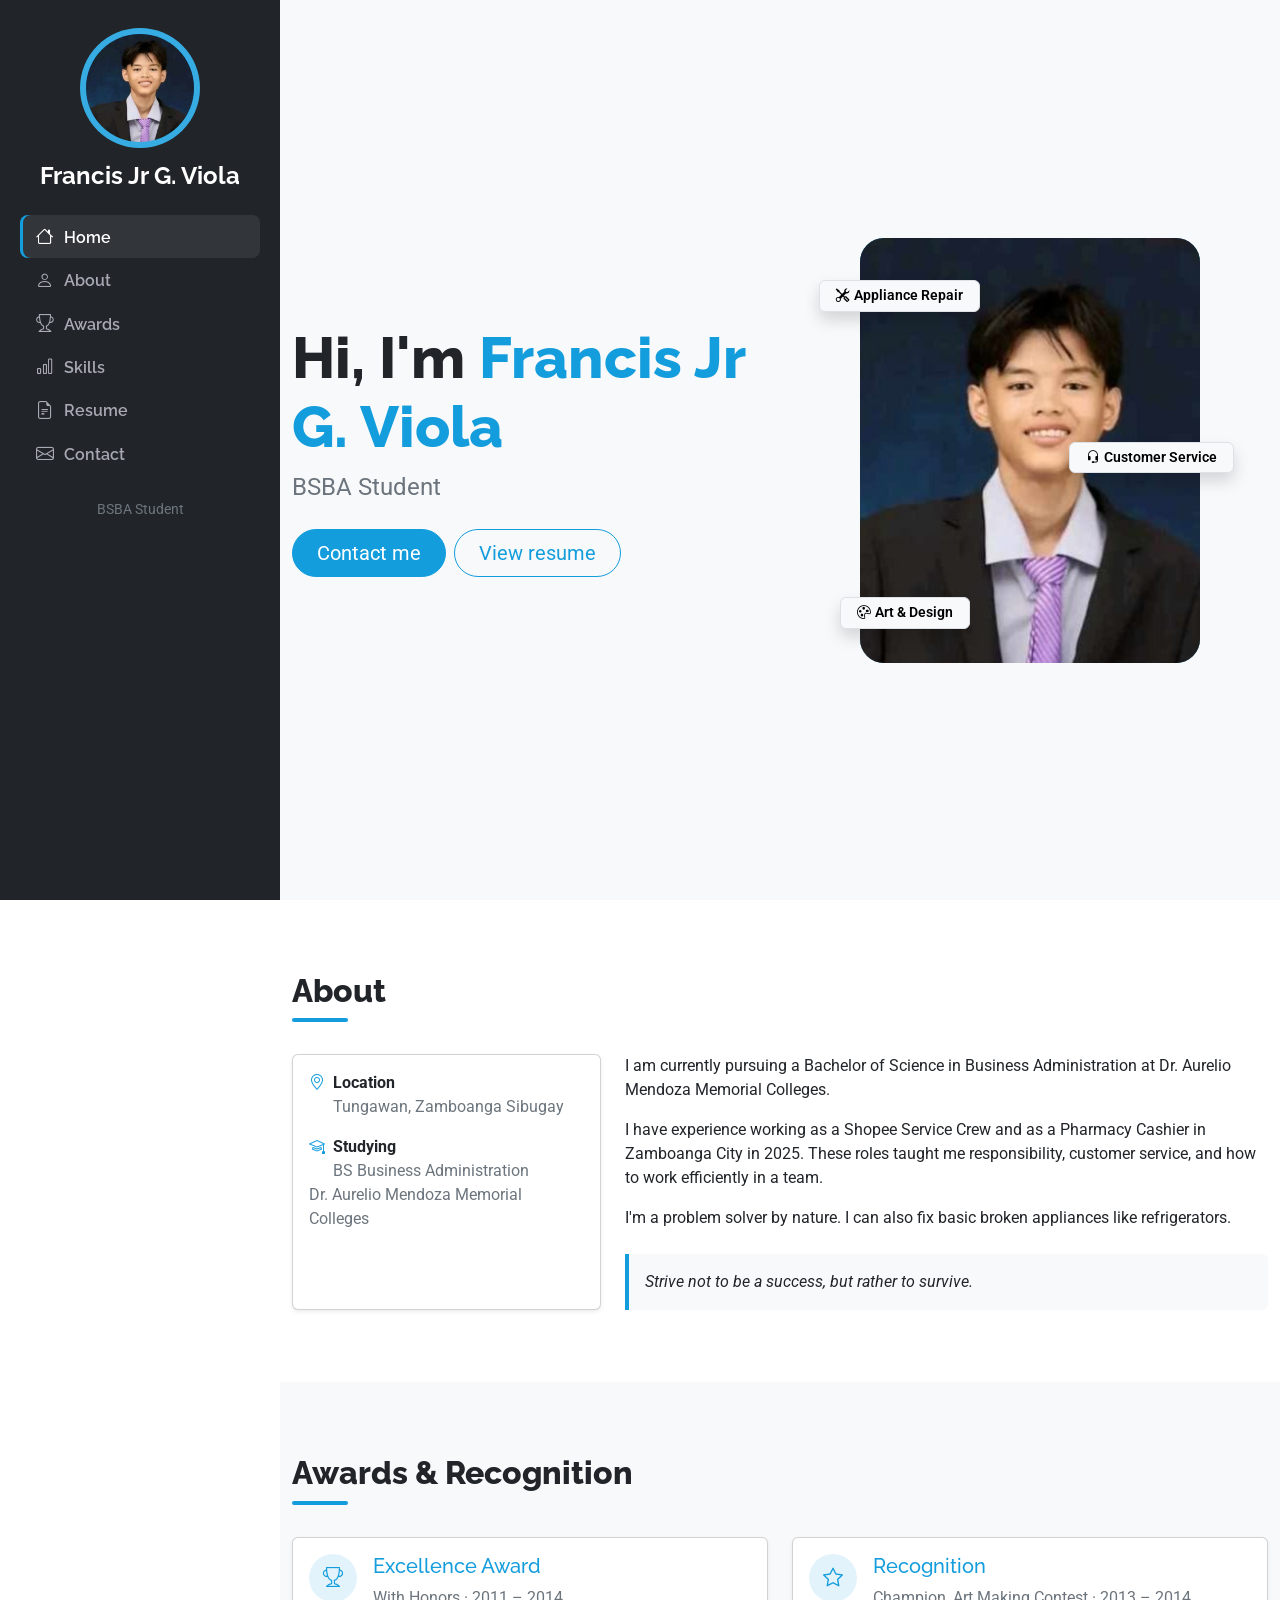
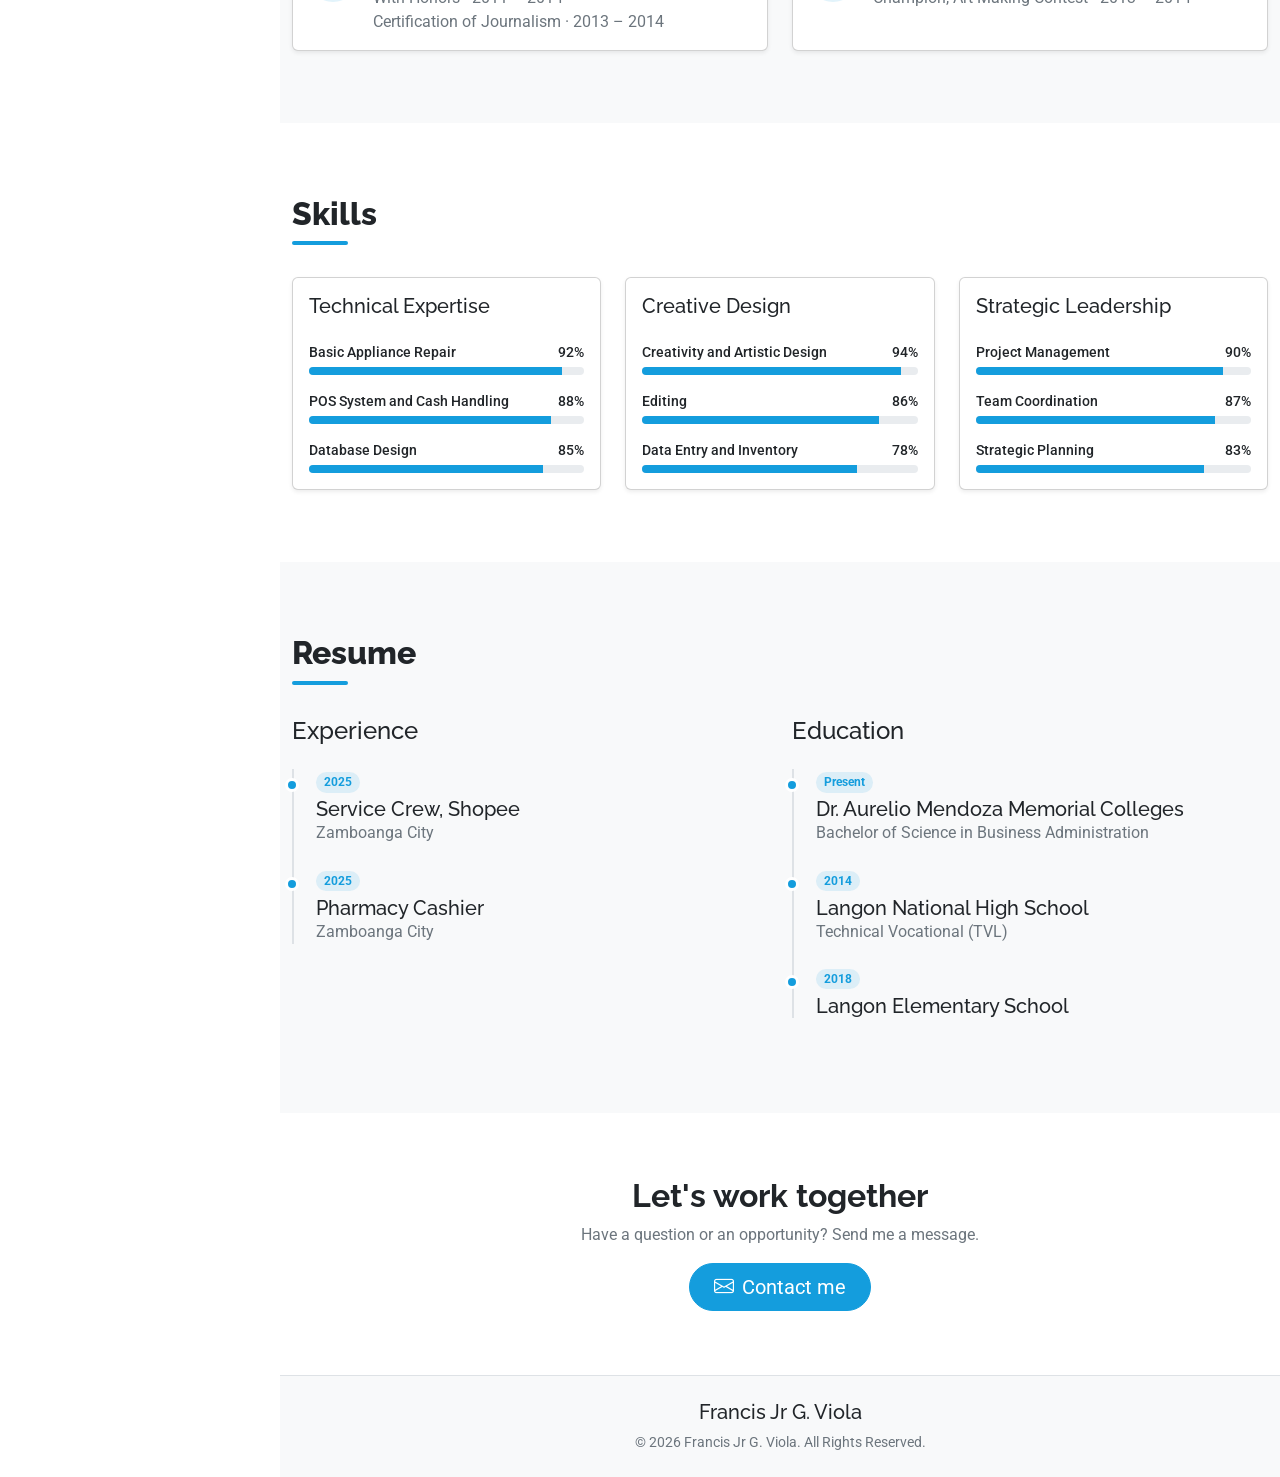
<file: index.html>
<!DOCTYPE html>
<html lang="en">
<head>
  <meta charset="utf-8">
  <meta name="viewport" content="width=device-width, initial-scale=1">
  <title>Francis Jr G. Viola - Portfolio</title>
  <meta name="description" content="Portfolio of Francis Jr G. Viola, BSBA student from Tungawan, Zamboanga Sibugay">
  <link rel="preconnect" href="https://fonts.googleapis.com">
  <link rel="preconnect" href="https://fonts.gstatic.com" crossorigin>
  <link href="https://fonts.googleapis.com/css2?family=Raleway:wght@400;600;700;800&family=Roboto:wght@400;500&display=swap" rel="stylesheet">
  <link href="https://cdn.jsdelivr.net/npm/bootstrap@5.3.3/dist/css/bootstrap.min.css" rel="stylesheet">
  <link href="https://cdn.jsdelivr.net/npm/bootstrap-icons@1.11.3/font/bootstrap-icons.min.css" rel="stylesheet">
  <link href="style.css" rel="stylesheet">
</head>
<body data-bs-spy="scroll" data-bs-target="#navmenu" data-bs-offset="120" tabindex="0">

  <button class="btn btn-accent menu-btn d-xl-none" type="button" data-bs-toggle="offcanvas" data-bs-target="#header" aria-controls="header" aria-label="Open menu">
    <i class="bi bi-list fs-4"></i>
  </button>

  <header id="header" class="offcanvas-xl offcanvas-start text-bg-dark" tabindex="-1" aria-label="Main menu">
    <div class="offcanvas-header d-xl-none">
      <h5 class="offcanvas-title">Menu</h5>
      <button type="button" class="btn-close btn-close-white" data-bs-dismiss="offcanvas" data-bs-target="#header" aria-label="Close"></button>
    </div>
    <div class="offcanvas-body d-flex flex-column justify-content-between p-3 p-xl-0">
      <div>
        <div class="avatar text-white">FV<img src="./profile.jpg" alt="Francis Jr G. Viola" onerror="this.remove()"></div>
        <h1 class="h4 text-center fw-bold">Francis Jr G. Viola</h1>
        <nav id="navmenu" class="nav flex-column mt-4">
          <a class="nav-link" href="index.html#hero"><i class="bi bi-house"></i>Home</a>
          <a class="nav-link" href="index.html#about"><i class="bi bi-person"></i>About</a>
          <a class="nav-link" href="index.html#awards"><i class="bi bi-trophy"></i>Awards</a>
          <a class="nav-link" href="index.html#skills"><i class="bi bi-bar-chart"></i>Skills</a>
          <a class="nav-link" href="index.html#resume"><i class="bi bi-file-earmark-text"></i>Resume</a>
          <a class="nav-link" href="contact.html"><i class="bi bi-envelope"></i>Contact</a>
        </nav>
      </div>
      <div class="text-center small text-secondary mt-4">BSBA Student</div>
    </div>
  </header>

  <main>
    <section id="hero" class="hero bg-body-tertiary">
      <div class="container">
        <div class="row align-items-center gy-4">
          <div class="col-lg-6 order-2 order-lg-1">
            <h1>Hi, I'm <span class="text-accent">Francis Jr G. Viola</span></h1>
            <p class="fs-4 text-secondary mb-4">BSBA Student</p>
            <a href="contact.html" class="btn btn-accent btn-lg rounded-pill px-4">Contact me</a>
            <a href="#resume" class="btn btn-outline-accent btn-lg rounded-pill px-4 ms-1">View resume</a>
          </div>
          <div class="col-lg-6 order-1 order-lg-2">
            <div class="photo">
              <div class="frame">FV<img src="profile.jpg" alt="Francis Jr G. Viola" onerror="this.remove()"></div>
              <span class="chip badge text-bg-light border shadow py-2 px-3 c1"><i class="bi bi-tools me-1"></i>Appliance Repair</span>
              <span class="chip badge text-bg-light border shadow py-2 px-3 c2"><i class="bi bi-headset me-1"></i>Customer Service</span>
              <span class="chip badge text-bg-light border shadow py-2 px-3 c3"><i class="bi bi-palette me-1"></i>Art &amp; Design</span>
            </div>
          </div>
        </div>
      </div>
    </section>

    <section id="about" class="py-5">
      <div class="container py-4">
        <div class="section-title"><h2>About</h2></div>
        <div class="row gy-4">
          <div class="col-lg-4">
            <div class="card h-100 shadow-sm"><div class="card-body">
              <p class="mb-3"><i class="bi bi-geo-alt text-accent me-2"></i><strong>Location</strong><br><span class="text-secondary ms-4">Tungawan, Zamboanga Sibugay</span></p>
              <p class="mb-0"><i class="bi bi-mortarboard text-accent me-2"></i><strong>Studying</strong><br><span class="text-secondary ms-4">BS Business Administration<br>Dr. Aurelio Mendoza Memorial Colleges</span></p>
            </div></div>
          </div>
          <div class="col-lg-8">
            <p>I am currently pursuing a Bachelor of Science in Business Administration at Dr. Aurelio Mendoza Memorial Colleges.</p>
            <p>I have experience working as a Shopee Service Crew and as a Pharmacy Cashier in Zamboanga City in 2025. These roles taught me responsibility, customer service, and how to work efficiently in a team.</p>
            <p>I'm a problem solver by nature. I can also fix basic broken appliances like refrigerators.</p>
            <blockquote class="bg-body-tertiary rounded-end p-3 mt-4 mb-0 fst-italic">Strive not to be a success, but rather to survive.</blockquote>
          </div>
        </div>
      </div>
    </section>

    <section id="awards" class="py-5 bg-body-tertiary">
      <div class="container py-4">
        <div class="section-title"><h2>Awards &amp; Recognition</h2></div>
        <div class="row g-4">
          <div class="col-md-6"><div class="card h-100 shadow-sm"><div class="card-body d-flex gap-3">
            <div class="icon-circle"><i class="bi bi-trophy"></i></div>
            <div><h5 class="text-accent">Excellence Award</h5><p class="mb-0 text-secondary">With Honors &middot; 2011 &ndash; 2014<br>Certification of Journalism &middot; 2013 &ndash; 2014</p></div>
          </div></div></div>
          <div class="col-md-6"><div class="card h-100 shadow-sm"><div class="card-body d-flex gap-3">
            <div class="icon-circle"><i class="bi bi-star"></i></div>
            <div><h5 class="text-accent">Recognition</h5><p class="mb-0 text-secondary">Champion, Art Making Contest &middot; 2013 &ndash; 2014</p></div>
          </div></div></div>
        </div>
      </div>
    </section>

    <section id="skills" class="py-5">
      <div class="container py-4">
        <div class="section-title"><h2>Skills</h2></div>
        <div class="row g-4" id="skillsRow">
          <div class="col-lg-4"><div class="card h-100 shadow-sm"><div class="card-body">
            <h5 class="mb-4">Technical Expertise</h5>
            <div class="mb-3"><div class="d-flex justify-content-between small fw-medium mb-1"><span>Basic Appliance Repair</span><span>92%</span></div><div class="progress"><div class="progress-bar" data-w="92"></div></div></div>
            <div class="mb-3"><div class="d-flex justify-content-between small fw-medium mb-1"><span>POS System and Cash Handling</span><span>88%</span></div><div class="progress"><div class="progress-bar" data-w="88"></div></div></div>
            <div class=""><div class="d-flex justify-content-between small fw-medium mb-1"><span>Database Design</span><span>85%</span></div><div class="progress"><div class="progress-bar" data-w="85"></div></div></div>
          </div></div></div>
          <div class="col-lg-4"><div class="card h-100 shadow-sm"><div class="card-body">
            <h5 class="mb-4">Creative Design</h5>
            <div class="mb-3"><div class="d-flex justify-content-between small fw-medium mb-1"><span>Creativity and Artistic Design</span><span>94%</span></div><div class="progress"><div class="progress-bar" data-w="94"></div></div></div>
            <div class="mb-3"><div class="d-flex justify-content-between small fw-medium mb-1"><span>Editing</span><span>86%</span></div><div class="progress"><div class="progress-bar" data-w="86"></div></div></div>
            <div class=""><div class="d-flex justify-content-between small fw-medium mb-1"><span>Data Entry and Inventory</span><span>78%</span></div><div class="progress"><div class="progress-bar" data-w="78"></div></div></div>
          </div></div></div>
          <div class="col-lg-4"><div class="card h-100 shadow-sm"><div class="card-body">
            <h5 class="mb-4">Strategic Leadership</h5>
            <div class="mb-3"><div class="d-flex justify-content-between small fw-medium mb-1"><span>Project Management</span><span>90%</span></div><div class="progress"><div class="progress-bar" data-w="90"></div></div></div>
            <div class="mb-3"><div class="d-flex justify-content-between small fw-medium mb-1"><span>Team Coordination</span><span>87%</span></div><div class="progress"><div class="progress-bar" data-w="87"></div></div></div>
            <div class=""><div class="d-flex justify-content-between small fw-medium mb-1"><span>Strategic Planning</span><span>83%</span></div><div class="progress"><div class="progress-bar" data-w="83"></div></div></div>
          </div></div></div>
        </div>
      </div>
    </section>

    <section id="resume" class="py-5 bg-body-tertiary">
      <div class="container py-4">
        <div class="section-title"><h2>Resume</h2></div>
        <div class="row gy-5">
          <div class="col-lg-6">
            <h3 class="h4 mb-4">Experience</h3>
            <div class="timeline">
              <div class="tl-item"><span class="badge rounded-pill year-badge">2025</span><h5 class="mb-0 mt-1">Service Crew, Shopee</h5><p class="text-secondary mb-0">Zamboanga City</p></div>
              <div class="tl-item"><span class="badge rounded-pill year-badge">2025</span><h5 class="mb-0 mt-1">Pharmacy Cashier</h5><p class="text-secondary mb-0">Zamboanga City</p></div>
            </div>
          </div>
          <div class="col-lg-6">
            <h3 class="h4 mb-4">Education</h3>
            <div class="timeline">
              <div class="tl-item"><span class="badge rounded-pill year-badge">Present</span><h5 class="mb-0 mt-1">Dr. Aurelio Mendoza Memorial Colleges</h5><p class="text-secondary mb-0">Bachelor of Science in Business Administration</p></div>
              <div class="tl-item"><span class="badge rounded-pill year-badge">2014</span><h5 class="mb-0 mt-1">Langon National High School</h5><p class="text-secondary mb-0">Technical Vocational (TVL)</p></div>
              <div class="tl-item"><span class="badge rounded-pill year-badge">2018</span><h5 class="mb-0 mt-1">Langon Elementary School</h5></div>
            </div>
          </div>
        </div>
      </div>
    </section>

    <section class="py-5 text-center">
      <div class="container py-3">
        <h2 class="fw-bold">Let's work together</h2>
        <p class="text-secondary">Have a question or an opportunity? Send me a message.</p>
        <a href="contact.html" class="btn btn-accent btn-lg rounded-pill px-4"><i class="bi bi-envelope me-2"></i>Contact me</a>
      </div>
    </section>
  </main>

  <footer class="py-4 text-center bg-body-tertiary border-top text-secondary small">
    <div class="container">
      <h3 class="h5 text-body">Francis Jr G. Viola</h3>
      <p class="mb-0">&copy; <span id="yr">2026</span> Francis Jr G. Viola. All Rights Reserved.</p>
    </div>
  </footer>

  <script src="https://cdn.jsdelivr.net/npm/bootstrap@5.3.3/dist/js/bootstrap.bundle.min.js"></script>
  <script src="script.js"></script>
</body>
</html>
</file>
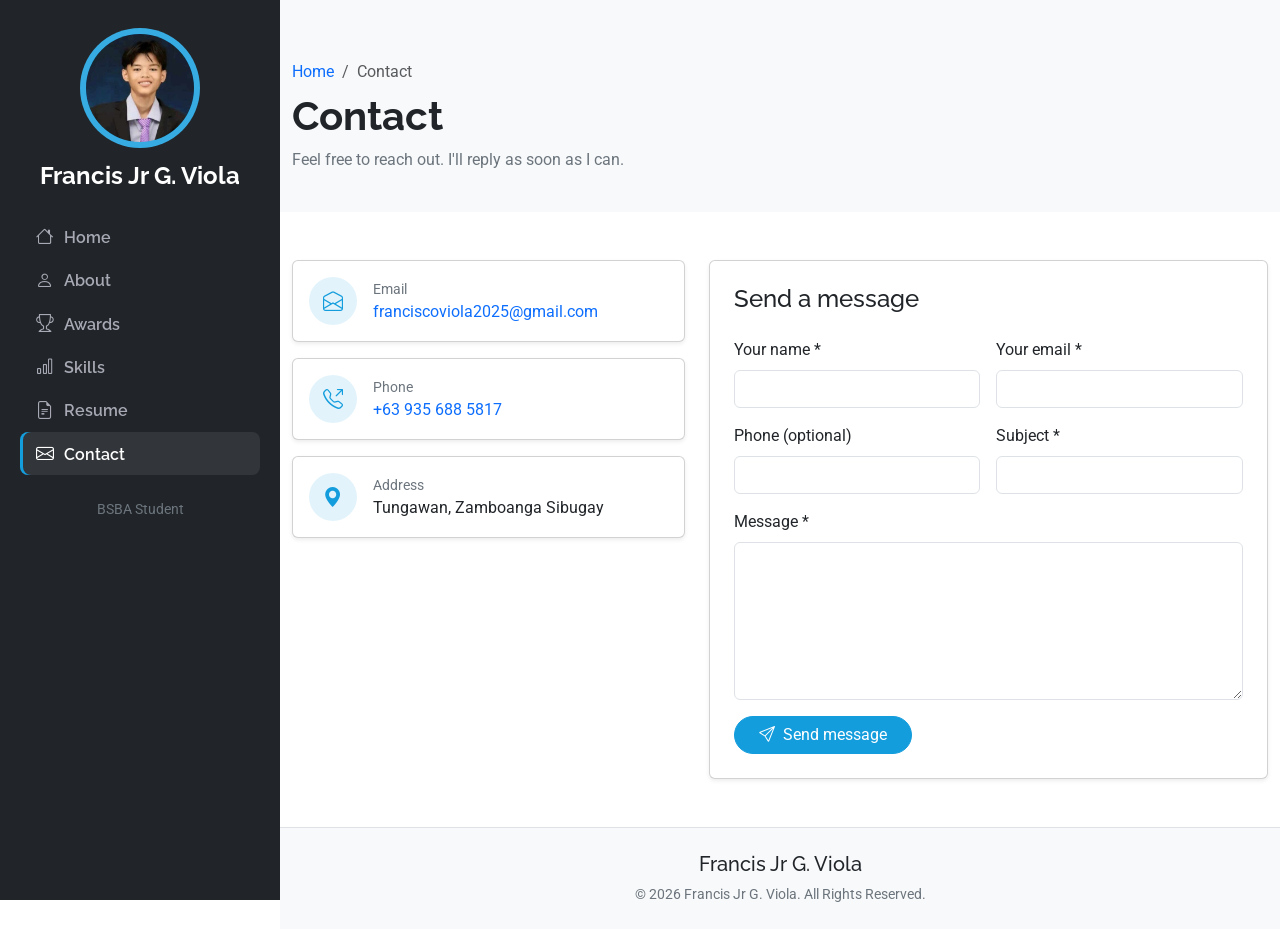
<file: contact.html>
<!DOCTYPE html>
<html lang="en">
<head>
  <meta charset="utf-8">
  <meta name="viewport" content="width=device-width, initial-scale=1">
  <title>Contact - Francis Jr G. Viola</title>
  <meta name="description" content="Portfolio of Francis Jr G. Viola, BSBA student from Tungawan, Zamboanga Sibugay">
  <link rel="preconnect" href="https://fonts.googleapis.com">
  <link rel="preconnect" href="https://fonts.gstatic.com" crossorigin>
  <link href="https://fonts.googleapis.com/css2?family=Raleway:wght@400;600;700;800&family=Roboto:wght@400;500&display=swap" rel="stylesheet">
  <link href="https://cdn.jsdelivr.net/npm/bootstrap@5.3.3/dist/css/bootstrap.min.css" rel="stylesheet">
  <link href="https://cdn.jsdelivr.net/npm/bootstrap-icons@1.11.3/font/bootstrap-icons.min.css" rel="stylesheet">
  <link href="style.css" rel="stylesheet">
</head>
<body>

  <button class="btn btn-accent menu-btn d-xl-none" type="button" data-bs-toggle="offcanvas" data-bs-target="#header" aria-controls="header" aria-label="Open menu">
    <i class="bi bi-list fs-4"></i>
  </button>

  <header id="header" class="offcanvas-xl offcanvas-start text-bg-dark" tabindex="-1" aria-label="Main menu">
    <div class="offcanvas-header d-xl-none">
      <h5 class="offcanvas-title">Menu</h5>
      <button type="button" class="btn-close btn-close-white" data-bs-dismiss="offcanvas" data-bs-target="#header" aria-label="Close"></button>
    </div>
    <div class="offcanvas-body d-flex flex-column justify-content-between p-3 p-xl-0">
      <div>
        <div class="avatar text-white">FV<img src="profile.jpg" alt="Francis Jr G. Viola" onerror="this.remove()"></div>
        <h1 class="h4 text-center fw-bold">Francis Jr G. Viola</h1>
        <nav id="navmenu" class="nav flex-column mt-4">
          <a class="nav-link" href="index.html#hero"><i class="bi bi-house"></i>Home</a>
          <a class="nav-link" href="index.html#about"><i class="bi bi-person"></i>About</a>
          <a class="nav-link" href="index.html#awards"><i class="bi bi-trophy"></i>Awards</a>
          <a class="nav-link" href="index.html#skills"><i class="bi bi-bar-chart"></i>Skills</a>
          <a class="nav-link" href="index.html#resume"><i class="bi bi-file-earmark-text"></i>Resume</a>
          <a class="nav-link active" href="contact.html"><i class="bi bi-envelope"></i>Contact</a>
        </nav>
      </div>
      <div class="text-center small text-secondary mt-4">BSBA Student</div>
    </div>
  </header>

  <main>
    <section class="page-banner bg-body-tertiary">
      <div class="container">
        <nav aria-label="breadcrumb"><ol class="breadcrumb mb-2">
          <li class="breadcrumb-item"><a href="index.html" class="text-decoration-none">Home</a></li>
          <li class="breadcrumb-item active" aria-current="page">Contact</li>
        </ol></nav>
        <h1 class="fw-bold">Contact</h1>
        <p class="text-secondary mb-0">Feel free to reach out. I'll reply as soon as I can.</p>
      </div>
    </section>

    <section id="contact" class="py-5">
      <div class="container">
        <div class="row g-4">
          <div class="col-lg-5">
            <div class="d-grid gap-3">
              <div class="card shadow-sm"><div class="card-body d-flex gap-3 align-items-center">
                <div class="icon-circle"><i class="bi bi-envelope-open"></i></div>
                <div class="text-break"><small class="text-secondary d-block">Email</small><a href="mailto:franciscoviola2025@gmail.com" class="text-decoration-none">franciscoviola2025@gmail.com</a></div>
              </div></div>
              <div class="card shadow-sm"><div class="card-body d-flex gap-3 align-items-center">
                <div class="icon-circle"><i class="bi bi-telephone-outbound"></i></div>
                <div><small class="text-secondary d-block">Phone</small><a href="tel:+639356885817" class="text-decoration-none">+63 935 688 5817</a></div>
              </div></div>
              <div class="card shadow-sm"><div class="card-body d-flex gap-3 align-items-center">
                <div class="icon-circle"><i class="bi bi-geo-alt-fill"></i></div>
                <div><small class="text-secondary d-block">Address</small>Tungawan, Zamboanga Sibugay</div>
              </div></div>
            </div>
          </div>

          <div class="col-lg-7">
            <div class="card shadow-sm"><div class="card-body p-4">
              <h2 class="h4 mb-4">Send a message</h2>
              <form id="contactForm" action="contact.php" method="post" novalidate>
                <div class="row g-3">
                  <div class="col-md-6">
                    <label for="name" class="form-label">Your name *</label>
                    <input type="text" class="form-control" id="name" name="name" required autocomplete="name">
                    <div class="invalid-feedback">Please enter your name.</div>
                  </div>
                  <div class="col-md-6">
                    <label for="email" class="form-label">Your email *</label>
                    <input type="email" class="form-control" id="email" name="email" required autocomplete="email">
                    <div class="invalid-feedback">Please enter a valid email.</div>
                  </div>
                  <div class="col-md-6">
                    <label for="phone" class="form-label">Phone (optional)</label>
                    <input type="tel" class="form-control" id="phone" name="phone" autocomplete="tel">
                  </div>
                  <div class="col-md-6">
                    <label for="subject" class="form-label">Subject *</label>
                    <input type="text" class="form-control" id="subject" name="subject" required>
                    <div class="invalid-feedback">Please enter a subject.</div>
                  </div>
                  <div class="col-12">
                    <label for="message" class="form-label">Message *</label>
                    <textarea class="form-control" id="message" name="message" rows="6" required></textarea>
                    <div class="invalid-feedback">Please write your message.</div>
                  </div>
                  <div class="col-12">
                    <button type="submit" class="btn btn-accent rounded-pill px-4"><i class="bi bi-send me-2"></i>Send message</button>
                  </div>
                </div>
                <div id="formStatus" class="d-none" role="status" aria-live="polite"></div>
              </form>
            </div></div>
          </div>
        </div>
      </div>
    </section>
  </main>

  <footer class="py-4 text-center bg-body-tertiary border-top text-secondary small">
    <div class="container">
      <h3 class="h5 text-body">Francis Jr G. Viola</h3>
      <p class="mb-0">&copy; <span id="yr">2026</span> Francis Jr G. Viola. All Rights Reserved.</p>
    </div>
  </footer>

  <script src="https://cdn.jsdelivr.net/npm/bootstrap@5.3.3/dist/js/bootstrap.bundle.min.js"></script>
  <script src="script.js"></script>
</body>
</html>
</file>
<file: style.css>
/* Francis Jr G. Viola - shared styles (Bootstrap 5 + custom) */
:root { --accent: #149ddd; --side: 280px; }
body { font-family: "Roboto", system-ui, sans-serif; }
h1, h2, h3, h4, h5 { font-family: "Raleway", sans-serif; }
html { scroll-behavior: smooth; }
section { scroll-margin-top: 20px; }

/* Sidebar */
#header { background: #040b14; color: #fff; }
@media (min-width: 1200px) {
  #header { position: fixed; top: 0; bottom: 0; left: 0; width: var(--side); padding: 28px 20px; display: flex; flex-direction: column; overflow-y: auto; }
  main, footer { margin-left: var(--side); }
}
.avatar {
  width: 120px; height: 120px; border-radius: 50%; position: relative; overflow: hidden; margin: 0 auto 14px;
  background: var(--accent); display: flex; align-items: center; justify-content: center;
  font: 800 2.4rem "Raleway", sans-serif; border: 6px solid rgba(255,255,255,.15);
}
.avatar img, .frame img { position: absolute; inset: 0; width: 100%; height: 100%; object-fit: cover; }
#navmenu .nav-link { color: #a8a9b4; font: 600 1rem "Raleway", sans-serif; border-radius: .5rem; padding: .7rem 1rem; }
#navmenu .nav-link i { margin-right: .6rem; font-size: 1.1rem; }
#navmenu .nav-link:hover, #navmenu .nav-link.active { color: #fff; background: rgba(255,255,255,.08); }
#navmenu .nav-link.active { box-shadow: inset 3px 0 0 var(--accent); }
.menu-btn { position: fixed; top: 12px; right: 14px; z-index: 1040; width: 44px; height: 44px; padding: 0; border-radius: 50%; }

/* Common */
.text-accent { color: var(--accent) !important; }
.btn-accent { --bs-btn-bg: var(--accent); --bs-btn-border-color: var(--accent); --bs-btn-color: #fff; --bs-btn-hover-bg: #0f84b9; --bs-btn-hover-border-color: #0f84b9; --bs-btn-hover-color: #fff; --bs-btn-active-bg: #0d729f; --bs-btn-active-border-color: #0d729f; --bs-btn-active-color: #fff; }
.btn-outline-accent { --bs-btn-color: var(--accent); --bs-btn-border-color: var(--accent); --bs-btn-hover-bg: var(--accent); --bs-btn-hover-border-color: var(--accent); --bs-btn-hover-color: #fff; }
.section-title h2 { font-weight: 800; position: relative; padding-bottom: .75rem; margin-bottom: 2rem; }
.section-title h2::after { content: ""; position: absolute; left: 0; bottom: 0; width: 56px; height: 4px; background: var(--accent); border-radius: 4px; }
.icon-circle { width: 48px; height: 48px; flex: none; border-radius: 50%; background: rgba(20,157,221,.12); color: var(--accent); display: flex; align-items: center; justify-content: center; font-size: 1.25rem; }
.form-control:focus { border-color: var(--accent); box-shadow: 0 0 0 .2rem rgba(20,157,221,.2); }

/* Home */
.hero { min-height: 100vh; display: flex; align-items: center; }
.hero h1 { font-weight: 800; font-size: clamp(2.2rem, 5vw, 3.6rem); }
.photo { position: relative; max-width: 340px; margin: 0 auto; }
.frame {
  aspect-ratio: 4/5; border-radius: 1.5rem; overflow: hidden; position: relative; color: #fff;
  background: linear-gradient(135deg, var(--accent), #0b5f86); display: flex; align-items: center; justify-content: center;
  font: 800 5rem "Raleway", sans-serif;
}
.chip { position: absolute; font-weight: 600; font-size: .85rem; }
.chip.c1 { top: 10%; left: -12%; } .chip.c2 { top: 48%; right: -10%; } .chip.c3 { bottom: 8%; left: -6%; }
@media (max-width: 767px) { .hero { min-height: auto; padding-top: 90px; } .chip { font-size: .72rem; } }
.progress { height: 8px; }
.progress-bar { background: var(--accent); width: 0; transition: width 1.1s ease; }
.timeline { border-left: 2px solid var(--bs-border-color); padding-left: 1.4rem; }
.tl-item { position: relative; margin-bottom: 1.4rem; }
.tl-item::before { content: ""; position: absolute; left: -1.95rem; top: .55rem; width: 14px; height: 14px; border-radius: 50%; background: var(--accent); border: 3px solid var(--bs-body-bg); }
.year-badge { background: rgba(20,157,221,.12); color: var(--accent); }
blockquote { border-left: 4px solid var(--accent); }

/* Contact page */
.page-banner { padding: 90px 0 40px; }
@media (min-width: 1200px) { .page-banner { padding-top: 60px; } }

@media (prefers-reduced-motion: reduce) { .progress-bar { transition: none; } html { scroll-behavior: auto; } }
</file>
